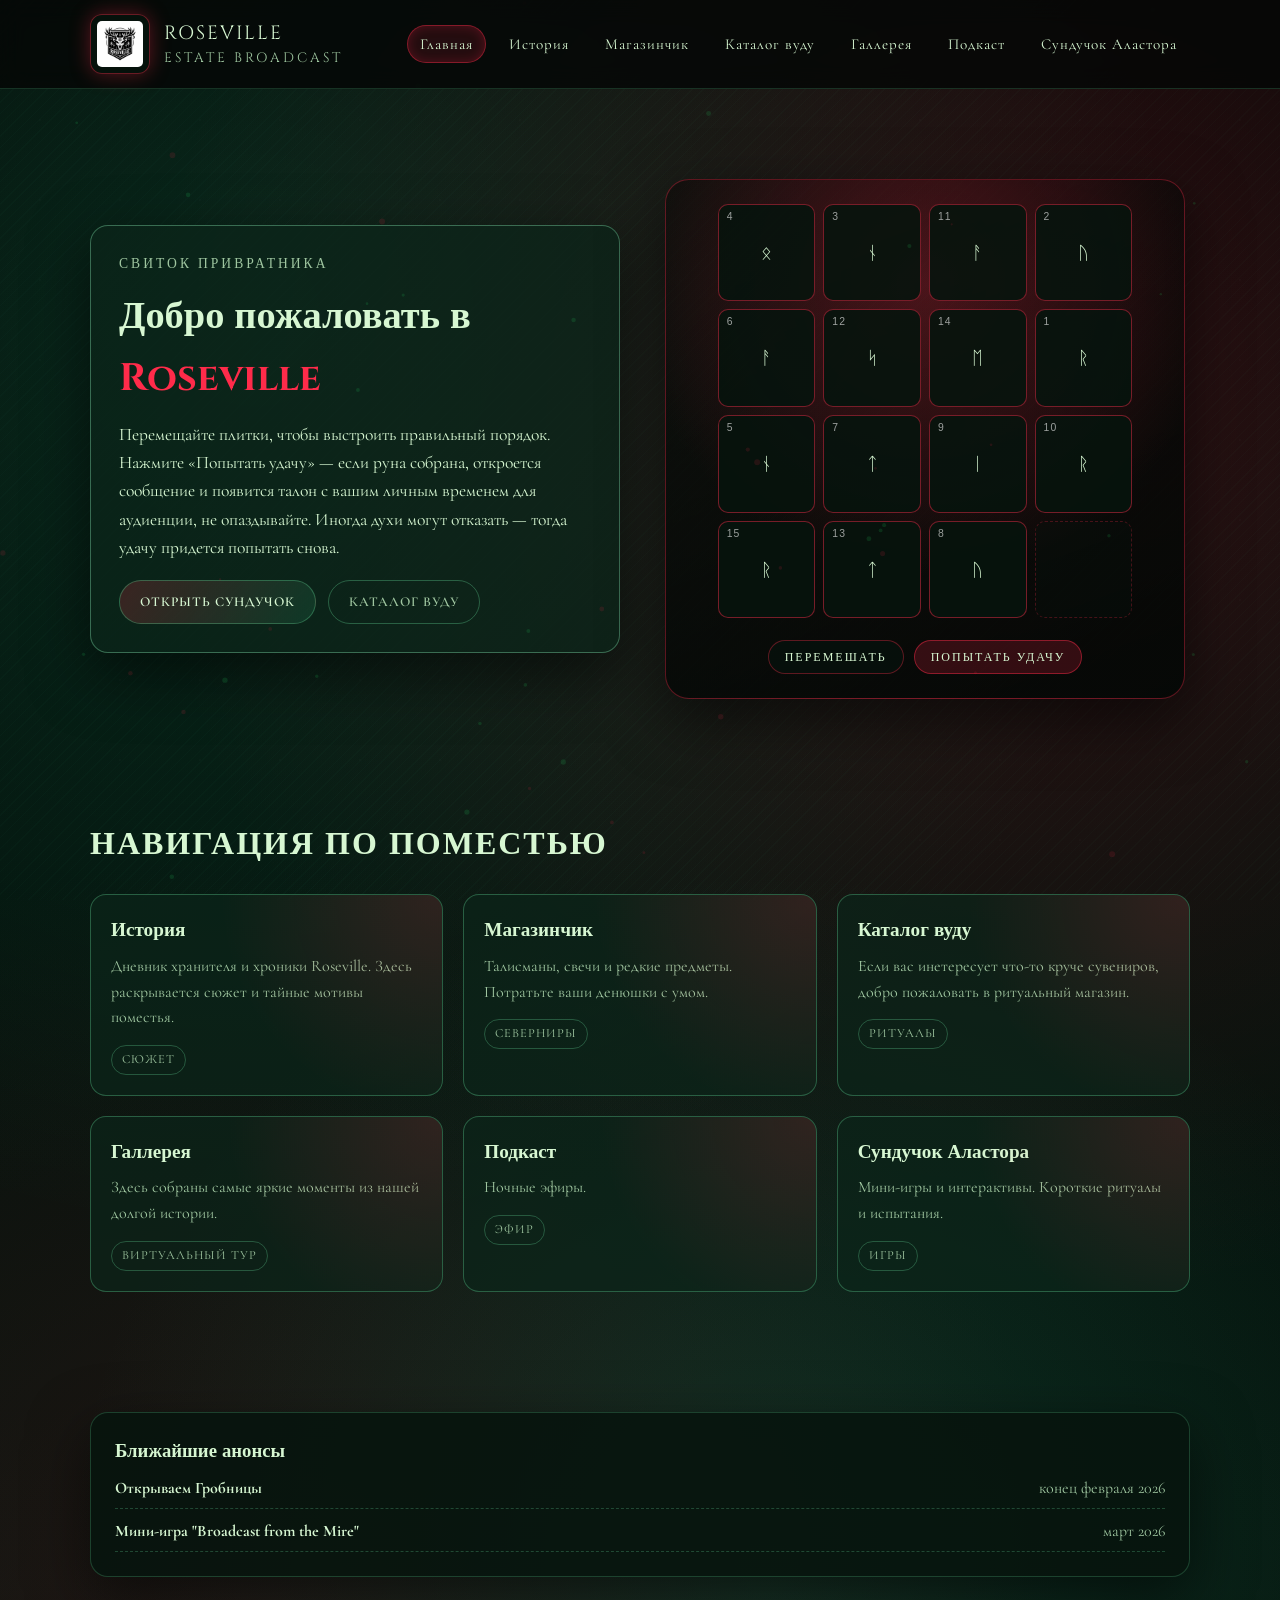
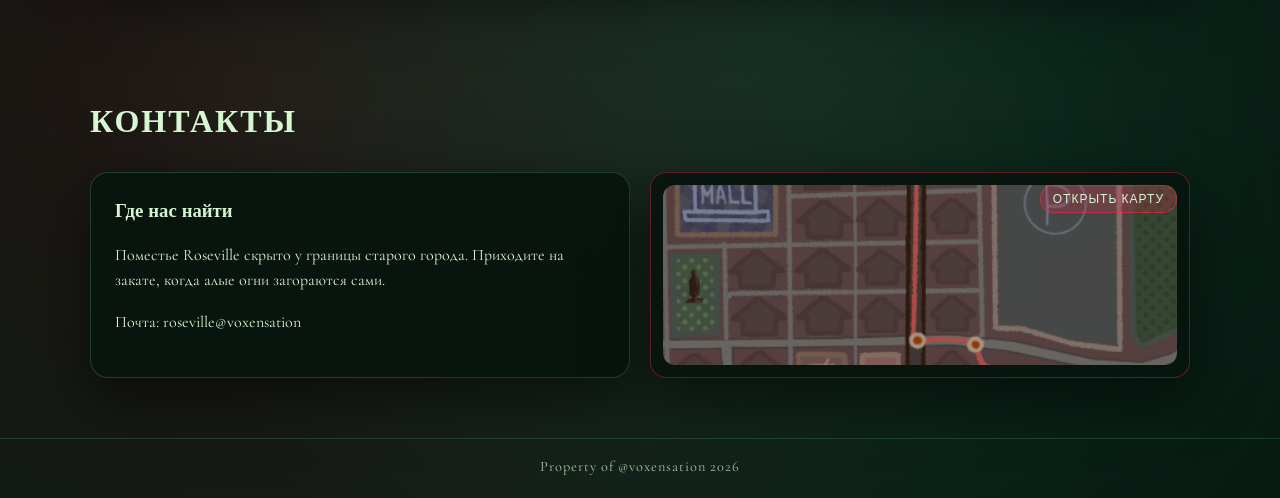
<file: index.html>
<!doctype html>
<html lang="ru">
<head>
  <meta charset="utf-8" />
  <meta name="viewport" content="width=device-width, initial-scale=1" />
  <title>Roseville - Поместье вуду</title>
  <link rel="stylesheet" href="css/styles.css" />
</head>
<body data-page="home">
  <header class="site-header">
    <div class="container header-inner">
      <div class="brand">
        <img class="brand-logo" src="images/logo.png" alt="Логотип Roseville" />
        <div>
          <div class="brand-title">Roseville</div>
          <div class="ritual-label">estate broadcast</div>
        </div>
      </div>
      <nav>
        <a href="index.html" data-page="home">Главная</a>
        <a href="story.html" data-page="story">История</a>
        <a href="shop.html" data-page="shop">Магазинчик</a>
        <a href="catalog.html" data-page="catalog">Каталог вуду</a>
        <a href="gallery.html" data-page="gallery">Галлерея</a>
        
        <a href="podcast.html" data-page="podcast">Подкаст</a>
        <a href="flashes.html" data-page="flashes">Сундучок Аластора</a>
      </nav>
    </div>
  </header>

  <main>
    <section class="hero container">
      <div class="hero-card reveal">
        <div class="ritual-label">Свиток привратника</div>
        <h1 class="hero-title">Добро пожаловать в <span>Roseville</span></h1>
        <p>Перемещайте плитки, чтобы выстроить правильный порядок. Нажмите «Попытать удачу» — если руна собрана, откроется сообщение и появится талон с вашим личным временем для аудиенции, не опаздывайте. Иногда духи могут отказать — тогда удачу придется попытать снова.</p>
        <div class="cta-row">
          <a class="button" href="flashes.html">Открыть сундучок</a>
          <a class="button ghost" href="catalog.html">Каталог вуду</a>
        </div>
      </div>
      <div class="hero-art reveal">
        <div class="puzzle-shell">
          <div class="puzzle-grid" id="rune-puzzle" aria-label="Пятнашка руны"></div>
          <div class="puzzle-actions">
            <button class="puzzle-mix" id="rune-mix" type="button">Перемешать</button>
            <button class="puzzle-check" id="rune-check" type="button">Попытать удачу</button>
          </div>
        </div>
      </div>
    </section>

    <section class="section container">
      <h2 class="section-title reveal">Навигация по поместью</h2>
      <div class="grid nav-grid">
        <a class="card card-link reveal" href="story.html">
          <h3>История</h3>
          <p>Дневник хранителя и хроники Roseville. Здесь раскрывается сюжет и тайные мотивы поместья.</p>
          <span class="tag">сюжет</span>
        </a>
        <a class="card card-link reveal" href="shop.html">
          <h3>Магазинчик</h3>
          <p>Талисманы, свечи и редкие предметы. Потратьте ваши денюшки с умом.</p>
          <span class="tag">северниры</span>
        </a>
        <a class="card card-link reveal" href="catalog.html">
          <h3>Каталог вуду</h3>
          <p>Если вас инетересует что-то круче сувениров, добро пожаловать в ритуальный магазин.</p>
          <span class="tag">ритуалы</span>
        </a>
        <a class="card card-link reveal" href="gallery.html">
          <h3>Галлерея</h3>
          <p>Здесь собраны самые яркие моменты из нашей долгой истории.</p>
          <span class="tag">виртуальный тур</span>
        </a>
        <a class="card card-link reveal" href="podcast.html">
          <h3>Подкаст</h3>
          <p>Ночные эфиры.</p>
          <span class="tag">эфир</span>
        </a>
        <a class="card card-link reveal" href="flashes.html">
          <h3>Сундучок Аластора</h3>
          <p>Мини-игры и интерактивы. Короткие ритуалы и испытания.</p>
          <span class="tag">игры</span>
        </a>
      </div>
    </section>

    <section class="section container">
      <div class="panel reveal">
        <h3>Ближайшие анонсы</h3>
        <ul>
          <li><strong>Открываем Гробницы</strong><span>конец февраля 2026</span></li>
          <li><strong>Мини-игра "Broadcast from the Mire"</strong><span>март 2026</span></li>
        </ul>
      </div>
    </section>

    <section class="section container">
      <h2 class="section-title reveal">Контакты</h2>
      <div class="contact-grid">
        <div class="panel reveal">
          <h3>Где нас найти</h3>
          <p>Поместье Roseville скрыто у границы старого города. Приходите на закате, когда алые огни загораются сами.</p>
          <p>Почта: roseville@voxensation</p>
        </div>
        <div class="map-frame reveal map-collapsed">
          <button class="map-toggle" type="button">Открыть карту</button>
          <img src="images/kartakartapapap.png" alt="Карта поместья Roseville" />
        </div>
      </div>
    </section>
  </main>

  <footer class="footer">
    <div class="container footer-compact">Property of @voxensation 2026</div>
  </footer>

  <script src="js/main.js"></script>
</body>
</html>
</file>
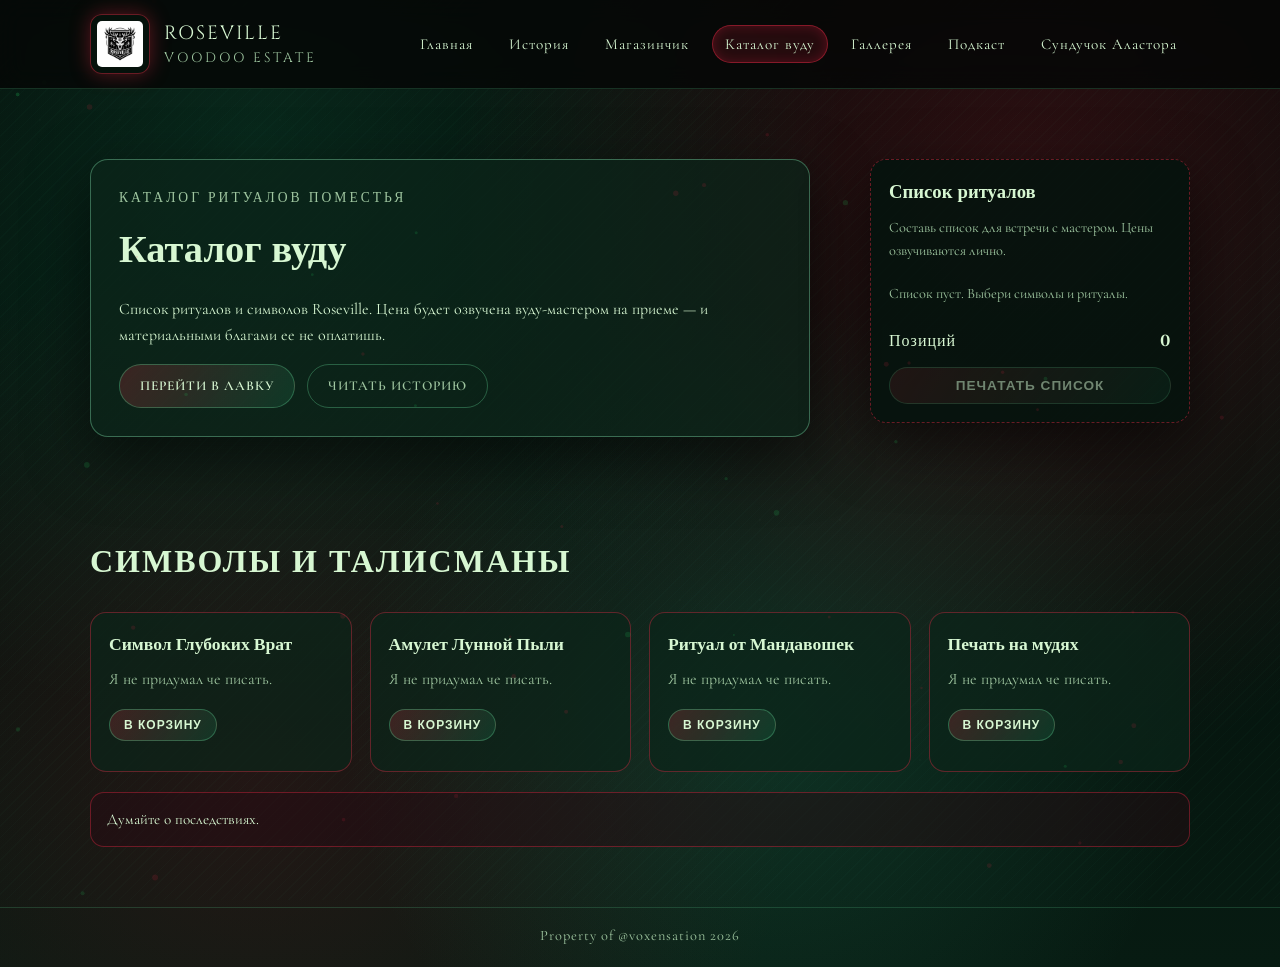
<file: catalog.html>
<!doctype html>
<html lang="ru">
<head>
  <meta charset="utf-8" />
  <meta name="viewport" content="width=device-width, initial-scale=1" />
  <title>Roseville - Каталог вуду</title>
  <link rel="stylesheet" href="css/styles.css" />
</head>
<body data-page="catalog">
  <header class="site-header">
    <div class="container header-inner">
      <div class="brand">
        <img class="brand-logo" src="images/logo.png" alt="Логотип Roseville" />
        <div>
          <div class="brand-title">Roseville</div>
          <div class="ritual-label">voodoo estate</div>
        </div>
      </div>
      <nav>
        <a href="index.html" data-page="home">Главная</a>
        <a href="story.html" data-page="story">История</a>
        <a href="shop.html" data-page="shop">Магазинчик</a>
        <a href="catalog.html" data-page="catalog">Каталог вуду</a>
        <a href="gallery.html" data-page="gallery">Галлерея</a>
        
        <a href="podcast.html" data-page="podcast">Подкаст</a>
        <a href="flashes.html" data-page="flashes">Сундучок Аластора</a>
      </nav>
    </div>
  </header>

  <main>
    <div class="marketplace-wrap" data-marketplace="catalog" data-currency="NONE">
      <section class="page-hero container">
        <div class="marketplace-grid">
          <div class="hero-card reveal">
        <div class="ritual-label">Каталог ритуалов поместья</div>
        <h1 class="hero-title">Каталог вуду</h1>
        <p>Список ритуалов и символов Roseville. Цена будет озвучена вуду-мастером на приеме — и материальными благами ее не оплатишь.</p>
        <div class="cta-row">
          <a class="button" href="shop.html">Перейти в лавку</a>
          <a class="button ghost" href="story.html">Читать историю</a>
        </div>
          </div>
          <aside class="cart-panel cart-panel--ritual reveal">
          <h3>Список ритуалов</h3>
          <p class="cart-note">Составь список для встречи с мастером. Цены озвучиваются лично.</p>
          <div class="cart-items"></div>
          <div class="cart-empty">Список пуст. Выбери символы и ритуалы.</div>
          <div class="cart-summary">
            <span>Позиций</span>
            <strong class="cart-total">0</strong>
          </div>
          <button class="button cart-print" type="button">Печатать список</button>
          </aside>
        </div>
      </section>

      <section class="section container catalog-full">
        <div class="catalog-full-inner">
          <h2 class="section-title reveal">Символы и талисманы</h2>
          <div class="product-grid">
            <article class="product-card reveal" data-name="Символ Глубоких Врат">
              <h3>Символ Глубоких Врат</h3>
              <p>Я не придумал че писать.</p>
              <div class="product-footer">
                <button class="button small product-add" type="button">В корзину</button>
              </div>
            </article>
            <article class="product-card reveal" data-name="Амулет Лунной Пыли">
              <h3>Амулет Лунной Пыли</h3>
              <p>Я не придумал че писать.</p>
              <div class="product-footer">
                <button class="button small product-add" type="button">В корзину</button>
              </div>
            </article>
            <article class="product-card reveal" data-name="Ритуал от Мандавошек">
              <h3>Ритуал от Мандавошек</h3>
              <p>Я не придумал че писать.</p>
              <div class="product-footer">
                <button class="button small product-add" type="button">В корзину</button>
              </div>
            </article>
            <article class="product-card reveal" data-name="Печать на мудях">
              <h3>Печать на мудях</h3>
              <p>Я не придумал че писать.</p>
              <div class="product-footer">
                <button class="button small product-add" type="button">В корзину</button>
              </div>
            </article>
          </div>
          <div class="catalog-warning reveal">
            Думайте о последствиях.
          </div>
        </div>
      </section>
    </div>

    
  </main>

  <footer class="footer">
    <div class="container footer-compact">Property of @voxensation 2026</div>
  </footer>

  <script src="js/main.js"></script>
</body>
</html>
</file>
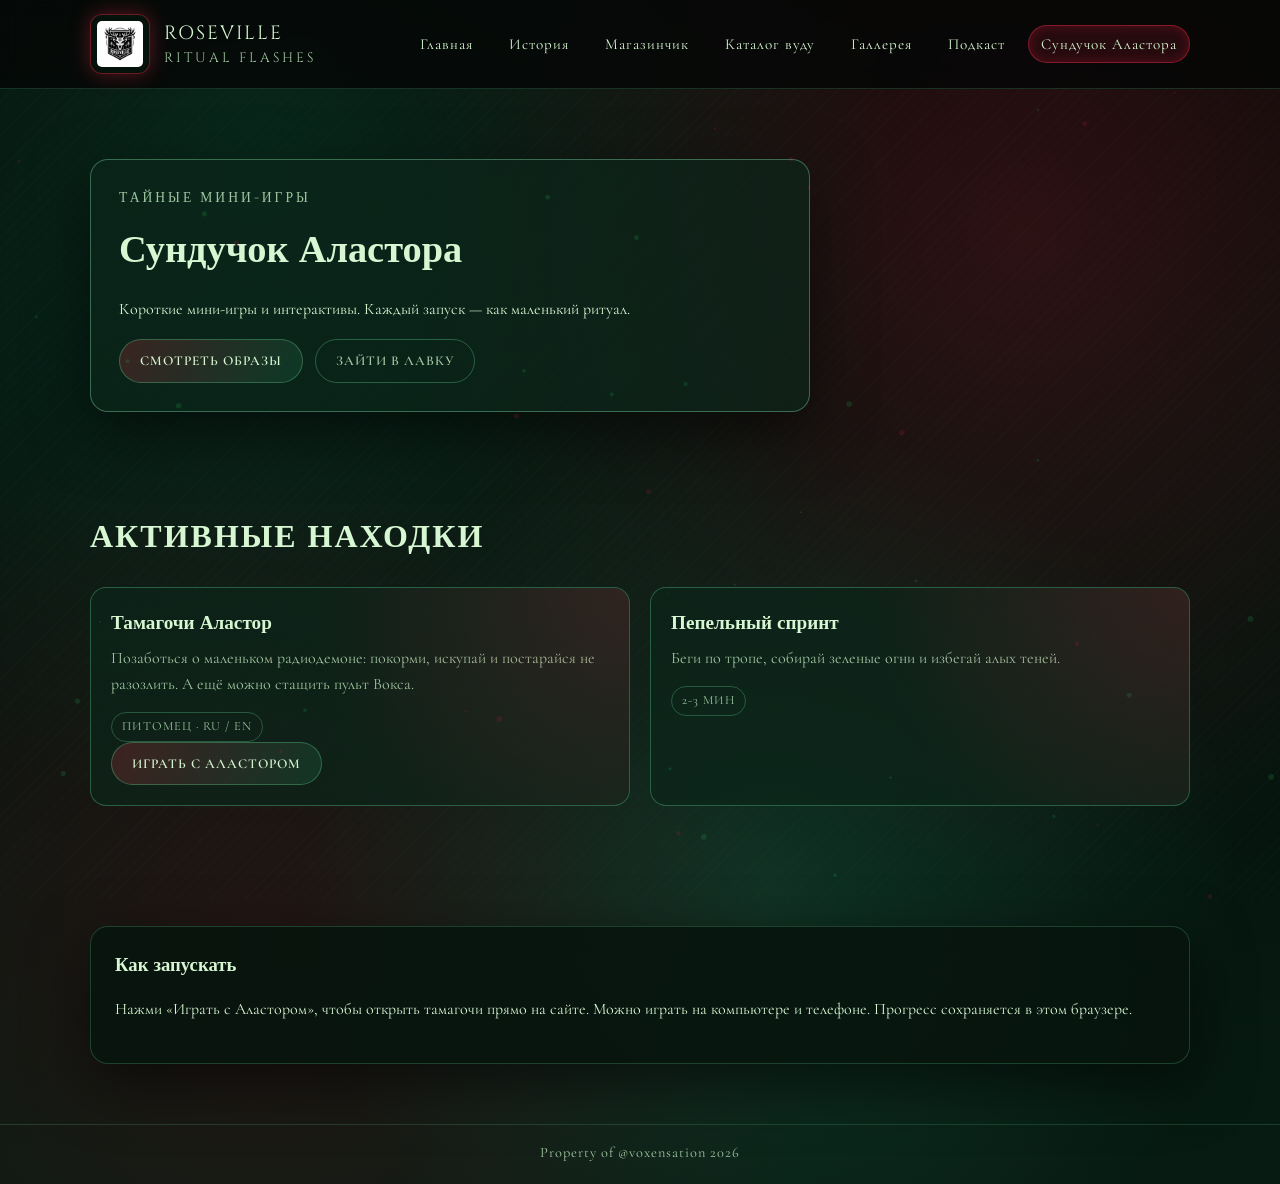
<file: flashes.html>
<!doctype html>
<html lang="ru">
<head>
  <meta charset="utf-8" />
  <meta name="viewport" content="width=device-width, initial-scale=1" />
  <title>Roseville - Сундучок Аластора</title>
  <link rel="stylesheet" href="css/styles.css" />
</head>
<body data-page="flashes">
  <header class="site-header">
    <div class="container header-inner">
      <div class="brand">
        <img class="brand-logo" src="images/logo.png" alt="Логотип Roseville" />
        <div>
          <div class="brand-title">Roseville</div>
          <div class="ritual-label">ritual flashes</div>
        </div>
      </div>
      <nav>
        <a href="index.html" data-page="home">Главная</a>
        <a href="story.html" data-page="story">История</a>
        <a href="shop.html" data-page="shop">Магазинчик</a>
        <a href="catalog.html" data-page="catalog">Каталог вуду</a>
        <a href="gallery.html" data-page="gallery">Галлерея</a>
        
        <a href="podcast.html" data-page="podcast">Подкаст</a>
        <a href="flashes.html" data-page="flashes">Сундучок Аластора</a>
      </nav>
    </div>
  </header>

  <main>
    <section class="page-hero container">
      <div class="hero-card reveal">
        <div class="ritual-label">Тайные мини-игры</div>
        <h1 class="hero-title">Сундучок Аластора</h1>
        <p>Короткие мини-игры и интерактивы. Каждый запуск — как маленький ритуал.</p>
        <div class="cta-row">
          <a class="button" href="gallery.html">Смотреть образы</a>
          <a class="button ghost" href="shop.html">Зайти в лавку</a>
        </div>
      </div>
    </section>

    <section class="section container">
      <h2 class="section-title reveal">Активные находки</h2>
      <div class="grid">
        <article class="card reveal">
          <h3>Тамагочи Аластор</h3>
          <p>Позаботься о маленьком радиодемоне: покорми, искупай и постарайся не разозлить. А ещё можно стащить пульт Вокса.</p>
          <span class="tag">питомец · RU / EN</span>
          <div class="cta-row">
            <a class="button" href="alcare/">Играть с Аластором</a>
          </div>
        </article>
        <div class="card reveal">
          <h3>Пепельный спринт</h3>
          <p>Беги по тропе, собирай зеленые огни и избегай алых теней.</p>
          <span class="tag">2-3 мин</span>
        </div>
      </div>
    </section>

    <section class="section container">
      <div class="panel reveal">
        <h3>Как запускать</h3>
        <p>Нажми «Играть с Аластором», чтобы открыть тамагочи прямо на сайте. Можно играть на компьютере и телефоне. Прогресс сохраняется в этом браузере.</p>
      </div>
    </section>
  </main>

  <footer class="footer">
    <div class="container footer-compact">Property of @voxensation 2026</div>
  </footer>

  <script src="js/main.js"></script>
</body>
</html>
</file>
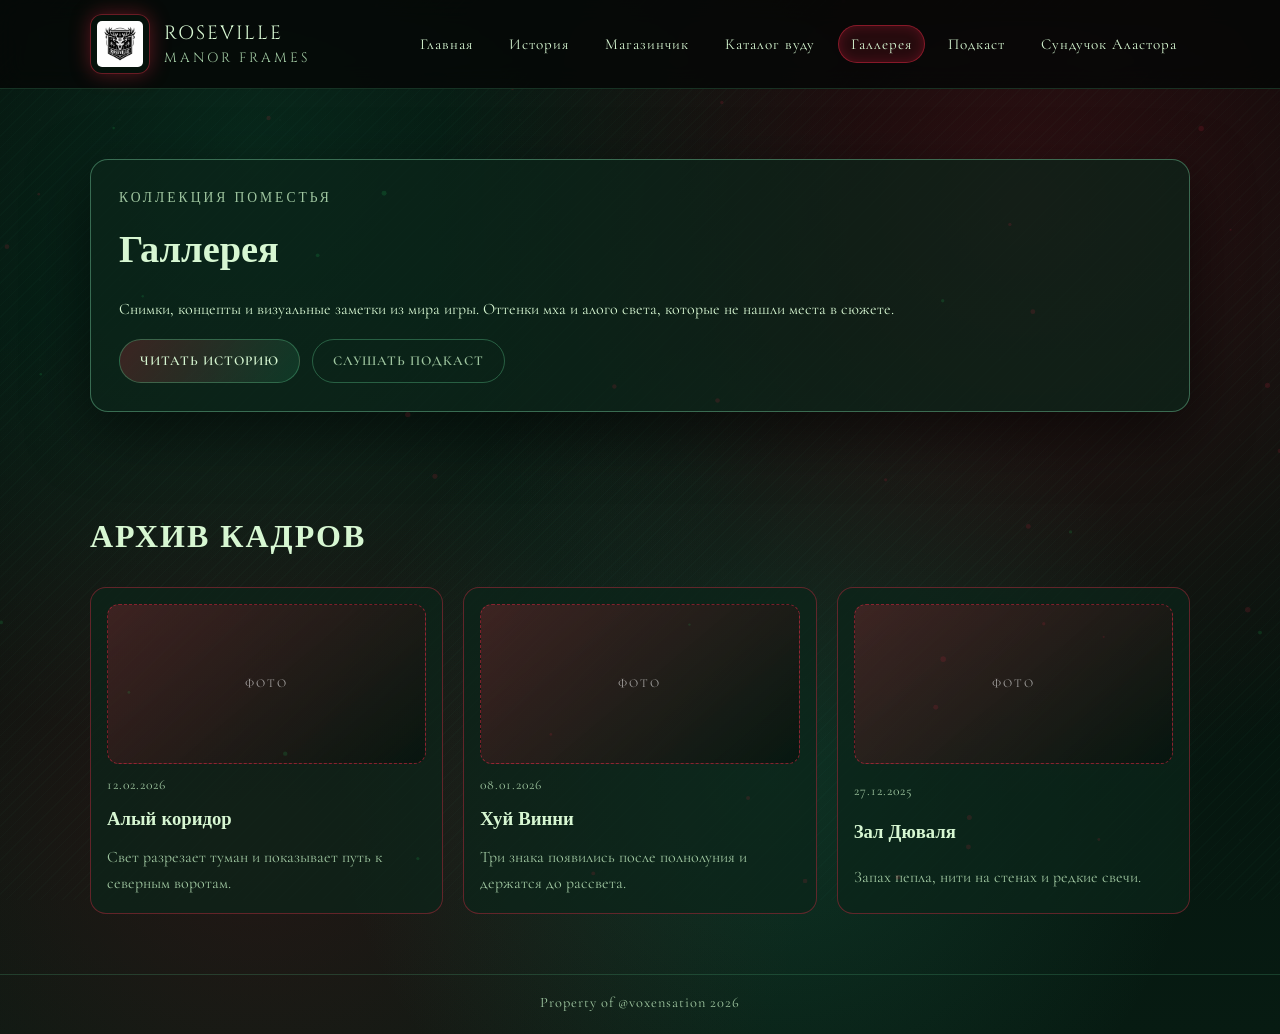
<file: gallery.html>
<!doctype html>
<html lang="ru">
<head>
  <meta charset="utf-8" />
  <meta name="viewport" content="width=device-width, initial-scale=1" />
  <title>Roseville - Галлерея</title>
  <link rel="stylesheet" href="css/styles.css" />
</head>
<body data-page="gallery">
  <header class="site-header">
    <div class="container header-inner">
      <div class="brand">
        <img class="brand-logo" src="images/logo.png" alt="Логотип Roseville" />
        <div>
          <div class="brand-title">Roseville</div>
          <div class="ritual-label">manor frames</div>
        </div>
      </div>
      <nav>
        <a href="index.html" data-page="home">Главная</a>
        <a href="story.html" data-page="story">История</a>
        <a href="shop.html" data-page="shop">Магазинчик</a>
        <a href="catalog.html" data-page="catalog">Каталог вуду</a>
        <a href="gallery.html" data-page="gallery">Галлерея</a>
        
        <a href="podcast.html" data-page="podcast">Подкаст</a>
        <a href="flashes.html" data-page="flashes">Сундучок Аластора</a>
      </nav>
    </div>
  </header>

  <main>
    <section class="page-hero container">
      <div class="hero-card reveal">
        <div class="ritual-label">Коллекция поместья</div>
        <h1 class="hero-title">Галлерея</h1>
        <p>Снимки, концепты и визуальные заметки из мира игры. Оттенки мха и алого света, которые не нашли места в сюжете.</p>
        <div class="cta-row">
          <a class="button" href="story.html">Читать историю</a>
          <a class="button ghost" href="podcast.html">Слушать подкаст</a>
        </div>
      </div>
    </section>

    <section class="section container">
      <h2 class="section-title reveal">Архив кадров</h2>
      <div class="gallery-entries">
        <article class="gallery-entry reveal">
          <div class="gallery-photo">Фото</div>
          <div class="gallery-meta">12.02.2026</div>
          <h3>Алый коридор</h3>
          <p>Свет разрезает туман и показывает путь к северным воротам.</p>
        </article>
        <article class="gallery-entry reveal">
          <div class="gallery-photo">Фото</div>
          <div class="gallery-meta">08.01.2026</div>
          <h3>Хуй Винни</h3>
          <p>Три знака появились после полнолуния и держатся до рассвета.</p>
        </article>
        <article class="gallery-entry reveal">
          <div class="gallery-photo">Фото</div>
          <div class="gallery-meta">27.12.2025</div>
          <h3>Зал Дюваля</h3>
          <p>Запах пепла, нити на стенах и редкие свечи.</p>
        </article>
      </div>
    </section>
  </main>

  <footer class="footer">
    <div class="container footer-compact">Property of @voxensation 2026</div>
  </footer>

  <script src="js/main.js"></script>
</body>
</html>
</file>
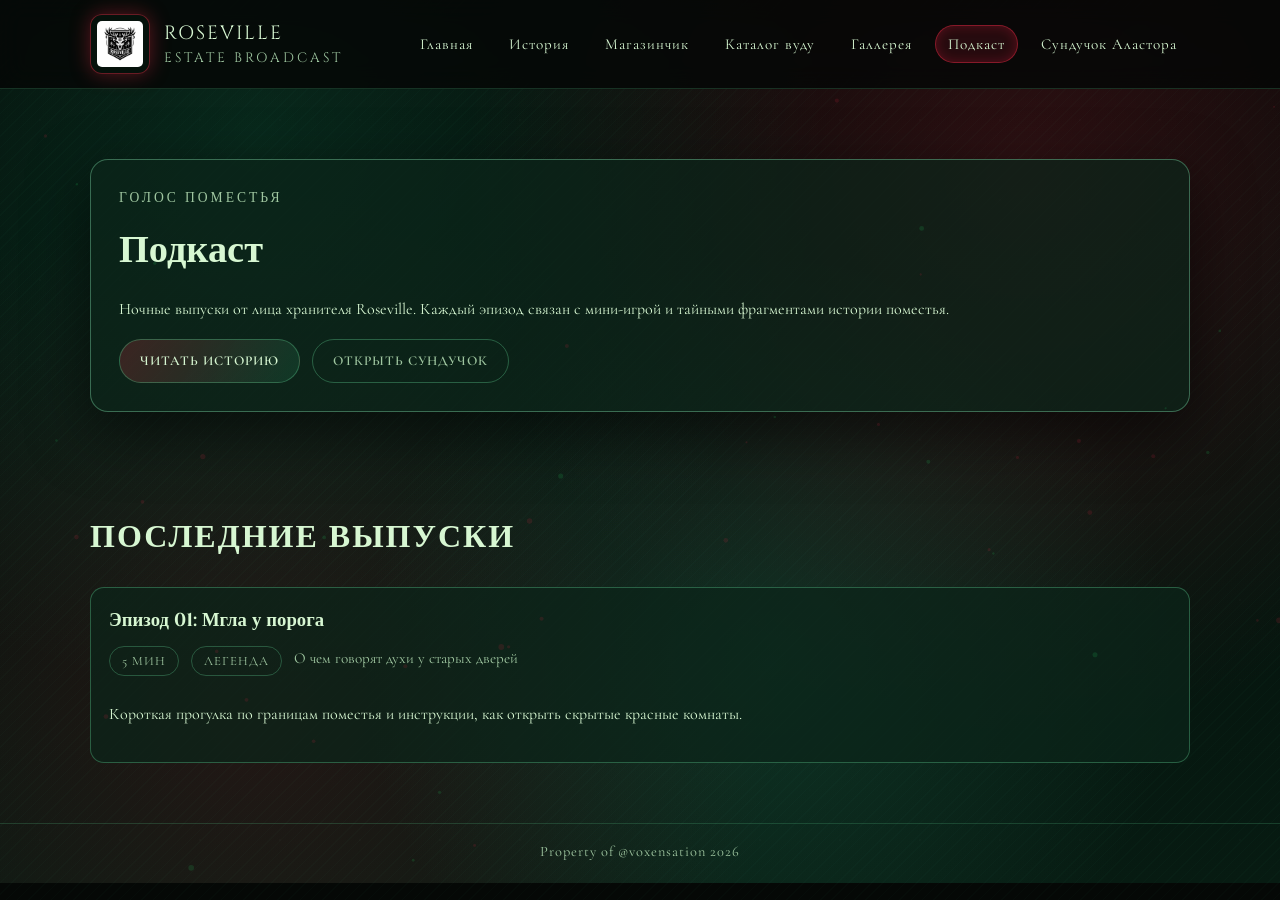
<file: podcast.html>
<!doctype html>
<html lang="ru">
<head>
  <meta charset="utf-8" />
  <meta name="viewport" content="width=device-width, initial-scale=1" />
  <title>Roseville - Подкаст</title>
  <link rel="stylesheet" href="css/styles.css" />
</head>
<body data-page="podcast">
  <header class="site-header">
    <div class="container header-inner">
      <div class="brand">
        <img class="brand-logo" src="images/logo.png" alt="Логотип Roseville" />
        <div>
          <div class="brand-title">Roseville</div>
          <div class="ritual-label">estate broadcast</div>
        </div>
      </div>
      <nav>
        <a href="index.html" data-page="home">Главная</a>
        <a href="story.html" data-page="story">История</a>
        <a href="shop.html" data-page="shop">Магазинчик</a>
        <a href="catalog.html" data-page="catalog">Каталог вуду</a>
        <a href="gallery.html" data-page="gallery">Галлерея</a>
        
        <a href="podcast.html" data-page="podcast">Подкаст</a>
        <a href="flashes.html" data-page="flashes">Сундучок Аластора</a>
      </nav>
    </div>
  </header>

  <main>
    <section class="page-hero container">
      <div class="hero-card reveal">
        <div class="ritual-label">Голос поместья</div>
        <h1 class="hero-title">Подкаст</h1>
        <p>Ночные выпуски от лица хранителя Roseville. Каждый эпизод связан с мини-игрой и тайными фрагментами истории поместья.</p>
        <div class="cta-row">
          <a class="button" href="story.html">Читать историю</a>
          <a class="button ghost" href="flashes.html">Открыть сундучок</a>
        </div>
      </div>
    </section>

    <section class="section container">
      <h2 class="section-title reveal">Последние выпуски</h2>
      <div class="listing">
        <div class="listing-item reveal">
          <h3>Эпизод 01: Мгла у порога</h3>
          <div class="listing-meta">
            <span class="badge">5 мин</span>
            <span class="badge">легенда</span>
            <span>О чем говорят духи у старых дверей</span>
          </div>
          <p>Короткая прогулка по границам поместья и инструкции, как открыть скрытые красные комнаты.</p>
        </div>
      </div>
    </section>

    
  </main>

  <footer class="footer">
    <div class="container footer-compact">Property of @voxensation 2026</div>
  </footer>

  <script src="js/main.js"></script>
</body>
</html>
</file>
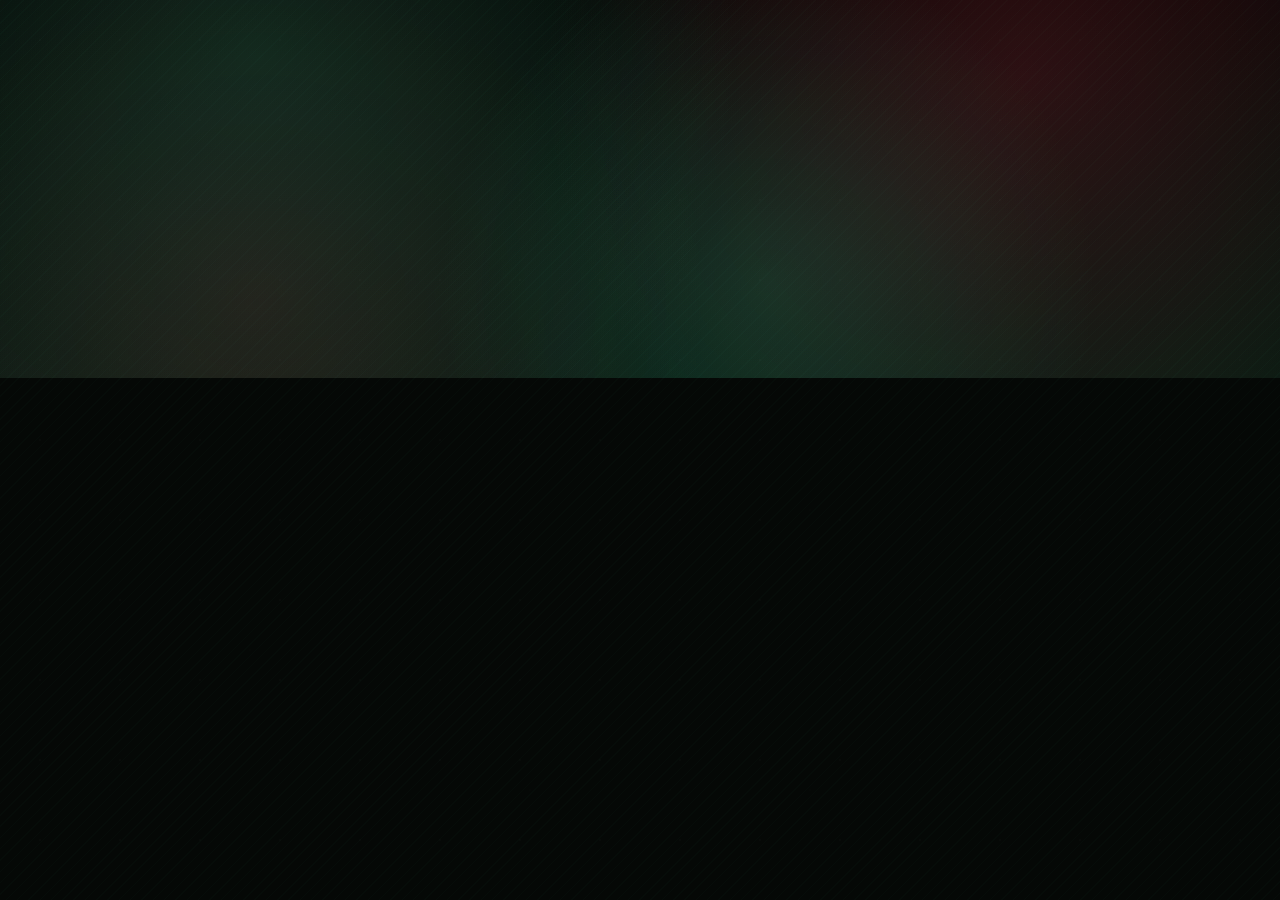
<file: receipt-verify.html>
<!doctype html>
<html lang="ru">
<head>
  <meta charset="utf-8" />
  <meta name="viewport" content="width=device-width, initial-scale=1" />
  <title>Roseville - Подтверждение оплаты</title>
  <link rel="stylesheet" href="css/styles.css" />
</head>
<body>
  <main class="section container">
    <div class="panel reveal">
      <h3>Оплата подтверждена</h3>
      <p>Предъявите Господину Дювалю во время следующего визита.</p>
      <p>Спасибо за оплату :)</p>
      <p class="receipt-bank">Оплата подтверждена: <span id="bank">Voxsa</span></p>
      <p class="receipt-proof">Код подтверждения: <span id="proof">receipt-verify.html#voxsa</span></p>
    </div>
  </main>
  <script>
    const hash = window.location.hash.replace('#', '') || 'voxsa';
    const bank = hash === 'veestarcard' ? 'VeestarCard' : 'Voxsa';
    const bankEl = document.getElementById('bank');
    const proofEl = document.getElementById('proof');
    if (bankEl) bankEl.textContent = bank;
    if (proofEl) proofEl.textContent = `receipt-verify.html#${hash}`;
  </script>
</body>
</html>
</file>
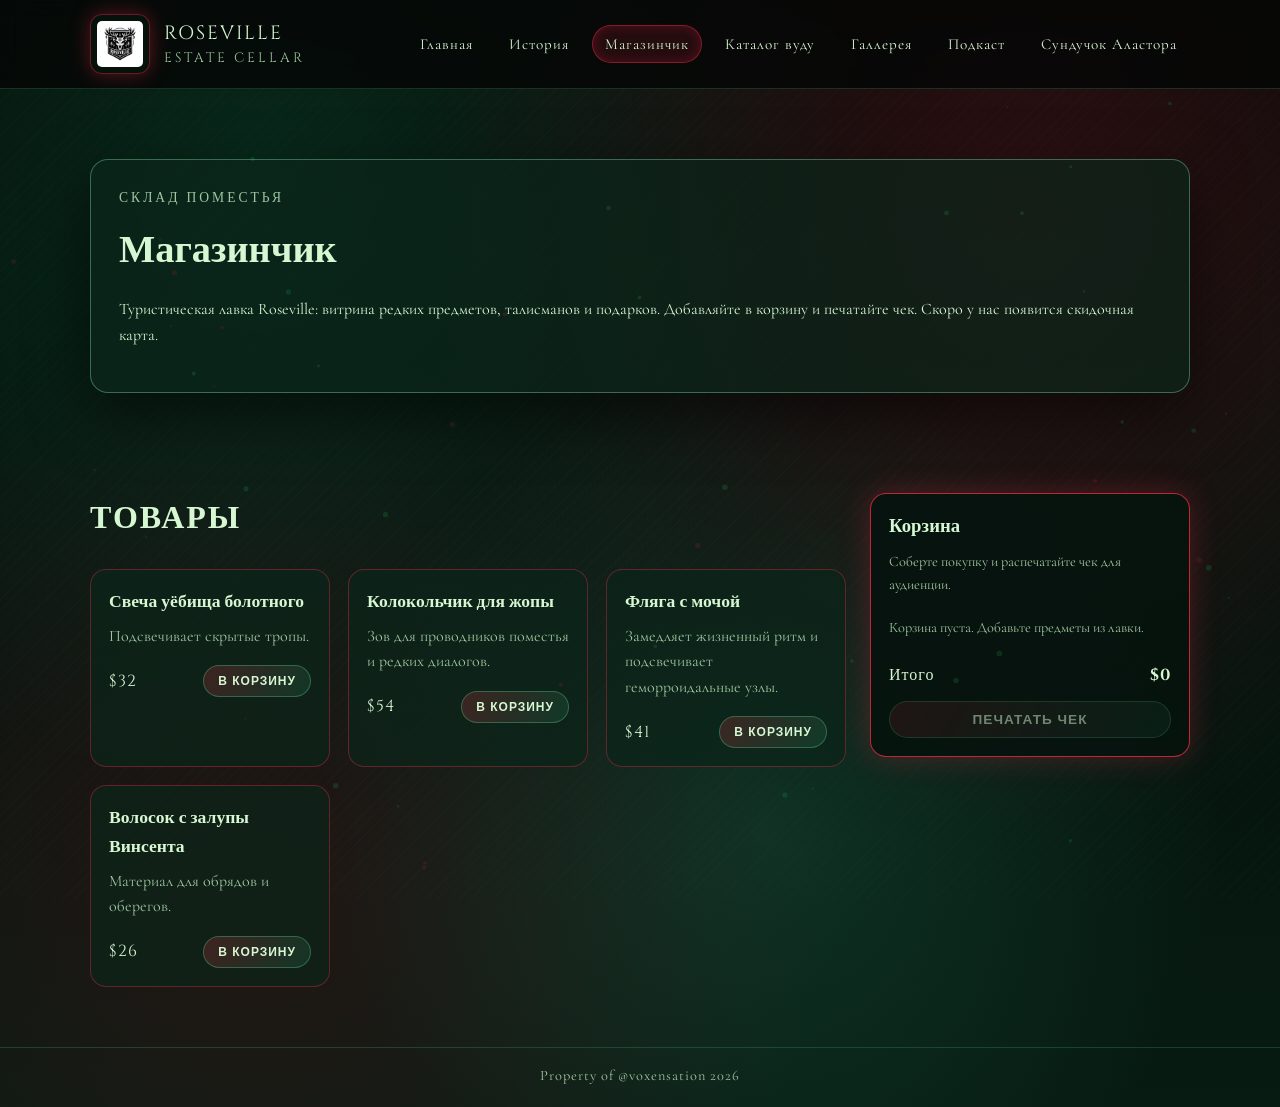
<file: shop.html>
<!doctype html>
<html lang="ru">
<head>
  <meta charset="utf-8" />
  <meta name="viewport" content="width=device-width, initial-scale=1" />
  <title>Roseville - Магазинчик</title>
  <link rel="stylesheet" href="css/styles.css" />
</head>
<body data-page="shop">
  <header class="site-header">
    <div class="container header-inner">
      <div class="brand">
        <img class="brand-logo" src="images/logo.png" alt="Логотип Roseville" />
        <div>
          <div class="brand-title">Roseville</div>
          <div class="ritual-label">estate cellar</div>
        </div>
      </div>
      <nav>
        <a href="index.html" data-page="home">Главная</a>
        <a href="story.html" data-page="story">История</a>
        <a href="shop.html" data-page="shop">Магазинчик</a>
        <a href="catalog.html" data-page="catalog">Каталог вуду</a>
        <a href="gallery.html" data-page="gallery">Галлерея</a>
        
        <a href="podcast.html" data-page="podcast">Подкаст</a>
        <a href="flashes.html" data-page="flashes">Сундучок Аластора</a>
      </nav>
    </div>
  </header>

  <main>
    <section class="page-hero container">
      <div class="hero-card reveal">
        <div class="ritual-label">Склад поместья</div>
        <h1 class="hero-title">Магазинчик</h1>
        <p>Туристическая лавка Roseville: витрина редких предметов, талисманов и подарков. Добавляйте в корзину и печатайте чек. Скоро у нас появится скидочная карта.</p>
      </div>
    </section>

    <section class="section container marketplace" data-marketplace="shop" data-currency="USD">
      <div class="marketplace-grid">
        <div>
          <h2 class="section-title reveal">Товары</h2>
          <div class="product-grid">
            <article class="product-card reveal" data-name="Свеча уёбища болотного" data-price="32">
              <h3>Свеча уёбища болотного</h3>
              <p>Подсвечивает скрытые тропы.</p>
              <div class="product-footer">
                <span class="product-price">$32</span>
                <button class="button small product-add" type="button">В корзину</button>
              </div>
            </article>
            <article class="product-card reveal" data-name="Колокольчик для жопы" data-price="54">
              <h3>Колокольчик для жопы</h3>
              <p>Зов для проводников поместья и редких диалогов.</p>
              <div class="product-footer">
                <span class="product-price">$54</span>
                <button class="button small product-add" type="button">В корзину</button>
              </div>
            </article>
            <article class="product-card reveal" data-name="Фляга с мочой" data-price="41">
              <h3>Фляга с мочой</h3>
              <p>Замедляет жизненный ритм и подсвечивает геморроидальные узлы.</p>
              <div class="product-footer">
                <span class="product-price">$41</span>
                <button class="button small product-add" type="button">В корзину</button>
              </div>
            </article>
            <article class="product-card reveal" data-name="Волосок с залупы Винсента" data-price="26">
              <h3>Волосок с залупы Винсента</h3>
              <p>Материал для обрядов и оберегов.</p>
              <div class="product-footer">
                <span class="product-price">$26</span>
                <button class="button small product-add" type="button">В корзину</button>
              </div>
            </article>
          </div>
        </div>
        <aside class="cart-panel cart-panel--primary reveal">
          <h3>Корзина</h3>
          <p class="cart-note">Соберте покупку и распечатайте чек для аудиенции.</p>
          <div class="cart-items"></div>
          <div class="cart-empty">Корзина пуста. Добавьте предметы из лавки.</div>
          <div class="cart-summary">
            <span>Итого</span>
            <strong class="cart-total">$0</strong>
          </div>
          <button class="button cart-print" type="button">Печатать чек</button>
        </aside>
      </div>
    </section>

    
  </main>

  <footer class="footer">
    <div class="container footer-compact">Property of @voxensation 2026</div>
  </footer>

  <script src="js/main.js"></script>
</body>
</html>
</file>
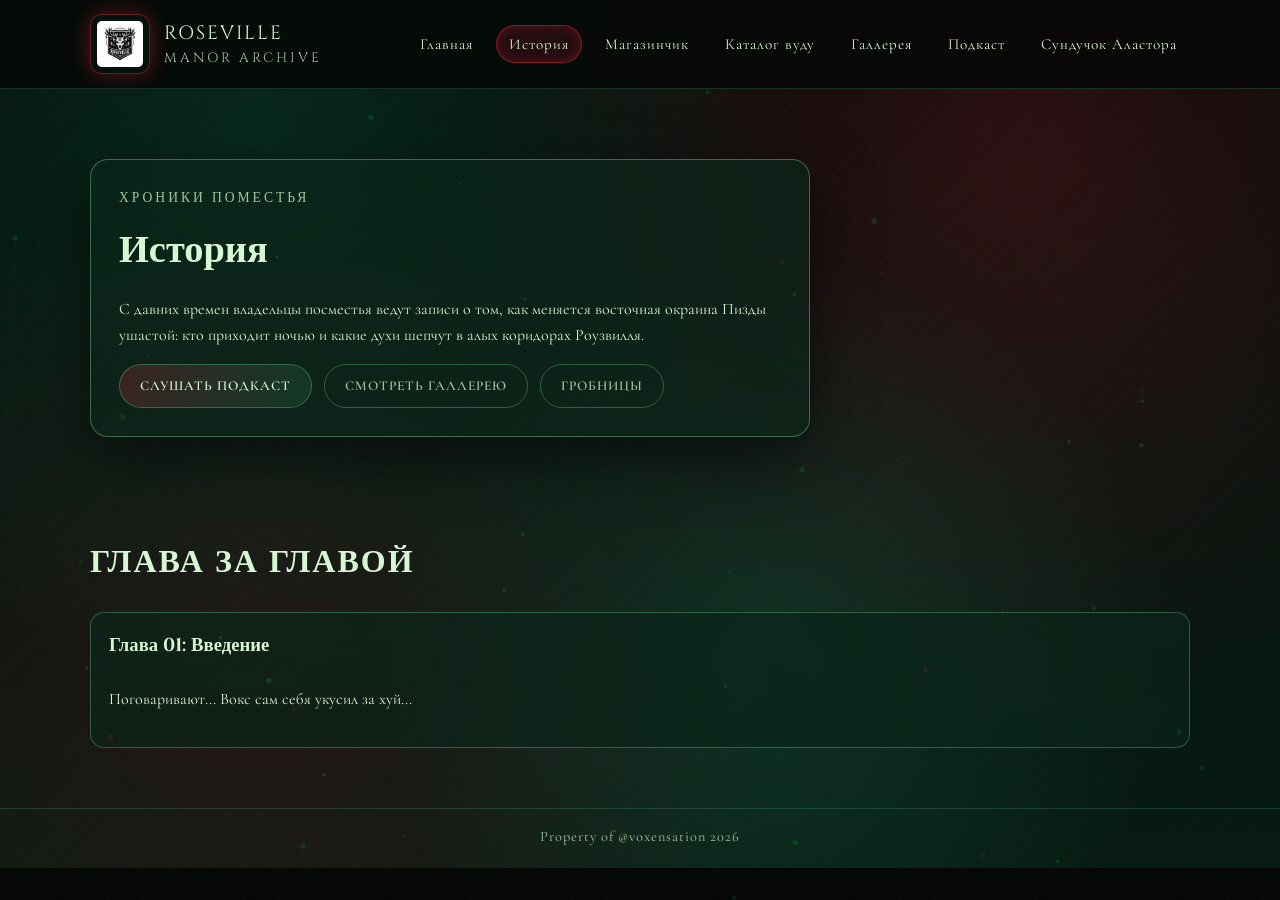
<file: story.html>
<!doctype html>
<html lang="ru">
<head>
  <meta charset="utf-8" />
  <meta name="viewport" content="width=device-width, initial-scale=1" />
  <title>Roseville - История</title>
  <link rel="stylesheet" href="css/styles.css" />
</head>
<body data-page="story">
  <header class="site-header">
    <div class="container header-inner">
      <div class="brand">
        <img class="brand-logo" src="images/logo.png" alt="Логотип Roseville" />
        <div>
          <div class="brand-title">Roseville</div>
          <div class="ritual-label">manor archive</div>
        </div>
      </div>
      <nav>
        <a href="index.html" data-page="home">Главная</a>
        <a href="story.html" data-page="story">История</a>
        <a href="shop.html" data-page="shop">Магазинчик</a>
        <a href="catalog.html" data-page="catalog">Каталог вуду</a>
        <a href="gallery.html" data-page="gallery">Галлерея</a>
        
        <a href="podcast.html" data-page="podcast">Подкаст</a>
        <a href="flashes.html" data-page="flashes">Сундучок Аластора</a>
      </nav>
    </div>
  </header>

  <main>
    <section class="page-hero container">
      <div class="hero-card reveal">
        <div class="ritual-label">Хроники поместья</div>
        <h1 class="hero-title">История</h1>
        <p>С давних времен владельцы посместья ведут записи о том, как меняется восточная окраина Пизды ушастой: кто приходит ночью и какие духи шепчут в алых коридорах Роузвилля.</p>
        <div class="cta-row">
          <a class="button" href="podcast.html">Слушать подкаст</a>
          <a class="button ghost" href="gallery.html">Смотреть галлерею</a>
          <a class="button ghost" href="tombs.html">Гробницы</a>
        </div>
      </div>
    </section>

    <section class="section container">
      <h2 class="section-title reveal">Глава за главой</h2>
      <div class="listing">
        <div class="listing-item reveal">
          <h3>Глава 01: Введение</h3>
          <p>Поговаривают... Вокс сам себя укусил за хуй...</p>
        </div>
      </div>
    </section>
  </main>

  <footer class="footer">
    <div class="container footer-compact">Property of @voxensation 2026</div>
  </footer>

  <script src="js/main.js"></script>
</body>
</html>
</file>
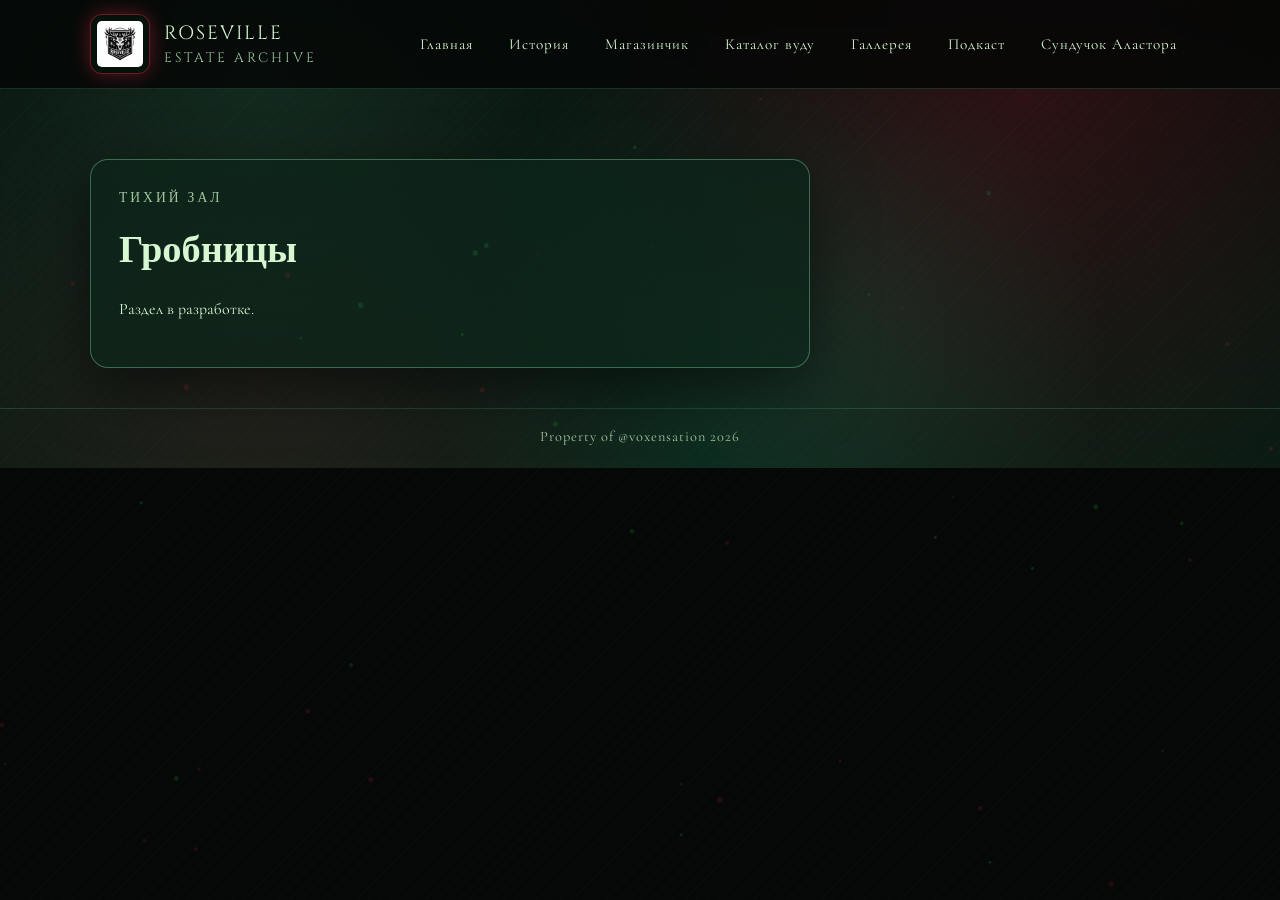
<file: tombs.html>
<!doctype html>
<html lang="ru">
<head>
  <meta charset="utf-8" />
  <meta name="viewport" content="width=device-width, initial-scale=1" />
  <title>Roseville - Гробницы</title>
  <link rel="stylesheet" href="css/styles.css" />
</head>
<body data-page="tombs">
  <header class="site-header">
    <div class="container header-inner">
      <div class="brand">
        <img class="brand-logo" src="images/logo.png" alt="Логотип Roseville" />
        <div>
          <div class="brand-title">Roseville</div>
          <div class="ritual-label">estate archive</div>
        </div>
      </div>
      <nav>
        <a href="index.html" data-page="home">Главная</a>
        <a href="story.html" data-page="story">История</a>
        <a href="shop.html" data-page="shop">Магазинчик</a>
        <a href="catalog.html" data-page="catalog">Каталог вуду</a>
        <a href="gallery.html" data-page="gallery">Галлерея</a>
        <a href="podcast.html" data-page="podcast">Подкаст</a>
        <a href="flashes.html" data-page="flashes">Сундучок Аластора</a>
      </nav>
    </div>
  </header>

  <main>
    <section class="page-hero container">
      <div class="hero-card reveal">
        <div class="ritual-label">Тихий зал</div>
        <h1 class="hero-title">Гробницы</h1>
        <p>Раздел в разработке.</p>
      </div>
    </section>
  </main>

  <footer class="footer">
    <div class="container footer-compact">Property of @voxensation 2026</div>
  </footer>

  <script src="js/main.js"></script>
</body>
</html>
</file>
<file: css/styles.css>
@import url('https://fonts.googleapis.com/css2?family=Cinzel:wght@400;600;800&family=Cormorant+Garamond:wght@400;500;600;700&display=swap');

:root {
  --ink: #d7f7d2;
  --ink-dim: #9fc6a0;
  --emerald: #2bdc8f;
  --emerald-dark: #0a8a5b;
  --moss: #0c251a;
  --moss-2: #07140e;
  --obsidian: #050806;
  --glow: rgba(34, 255, 171, 0.25);
  --blood: #5a0f20;
  --crimson: #ff2b4a;
  --ruby: #b3122d;
  --ember: rgba(255, 43, 74, 0.35);
  --sand: #9bd6b0;
  --card: rgba(12, 37, 26, 0.72);
  --card-strong: rgba(7, 20, 14, 0.9);
  --border: rgba(78, 170, 120, 0.45);
  --radius: 18px;
  --shadow: 0 20px 60px rgba(0, 0, 0, 0.55);
}

* {
  box-sizing: border-box;
}

html, body {
  margin: 0;
  padding: 0;
  font-family: 'Cormorant Garamond', 'Garamond', serif;
  color: var(--ink);
  background: var(--obsidian);
  min-height: 100%;
}

body {
  line-height: 1.6;
  background:
    radial-gradient(circle at 20% 15%, rgba(34, 255, 171, 0.12), transparent 45%),
    radial-gradient(circle at 80% 20%, rgba(255, 43, 74, 0.16), transparent 45%),
    radial-gradient(circle at 60% 75%, rgba(50, 160, 120, 0.2), transparent 40%),
    radial-gradient(circle at 20% 80%, rgba(120, 20, 35, 0.25), transparent 42%),
    linear-gradient(180deg, #050806 0%, #04100b 40%, #071b12 100%);
  position: relative;
}

body::before {
  content: '';
  position: fixed;
  inset: 0;
  background-image:
    radial-gradient(circle, rgba(255, 255, 255, 0.05) 1px, transparent 1px),
    radial-gradient(circle, rgba(255, 255, 255, 0.03) 1px, transparent 1px);
  background-size: 80px 80px, 140px 140px;
  background-position: 0 0, 40px 20px;
  opacity: 0.35;
  pointer-events: none;
  z-index: 0;
}

body::after {
  content: '';
  position: fixed;
  inset: 0;
  background: repeating-linear-gradient(
    135deg,
    rgba(34, 255, 171, 0.05),
    rgba(34, 255, 171, 0.05) 1px,
    transparent 1px,
    transparent 8px
  );
  mix-blend-mode: screen;
  opacity: 0.25;
  pointer-events: none;
  z-index: 0;
}

#sparks {
  position: fixed;
  inset: 0;
  width: 100%;
  height: 100%;
  pointer-events: none;
  z-index: 1;
  opacity: 0.6;
}

.ritual-flare {
  animation: ritualPulse 1.6s ease;
}

@keyframes ritualPulse {
  0% { filter: saturate(1) brightness(1); }
  40% { filter: saturate(1.25) brightness(1.15); }
  100% { filter: saturate(1) brightness(1); }
}

a {
  color: inherit;
  text-decoration: none;
}

img {
  max-width: 100%;
  display: block;
}

.container {
  width: min(1100px, 92vw);
  margin: 0 auto;
  position: relative;
  z-index: 1;
}

.site-header {
  position: sticky;
  top: 0;
  z-index: 3;
  backdrop-filter: blur(12px);
  background: rgba(5, 8, 6, 0.85);
  border-bottom: 1px solid rgba(78, 170, 120, 0.25);
}

.header-inner {
  display: flex;
  align-items: center;
  justify-content: space-between;
  padding: 14px 0;
  gap: 24px;
}

.brand {
  display: flex;
  align-items: center;
  gap: 14px;
  letter-spacing: 2px;
}

.brand-logo {
  width: 60px;
  height: 60px;
  border-radius: 12px;
  object-fit: contain;
  background: rgba(7, 20, 14, 0.85);
  padding: 6px;
  box-shadow: 0 0 20px rgba(255, 43, 74, 0.35);
  border: 1px solid rgba(255, 43, 74, 0.4);
}

.brand-title {
  font-family: 'Cinzel', 'Times New Roman', serif;
  font-size: 1.2rem;
  text-transform: uppercase;
}

nav {
  display: flex;
  flex-wrap: wrap;
  gap: 10px;
  font-size: 0.95rem;
  letter-spacing: 1px;
}

nav a {
  padding: 6px 12px;
  border-radius: 999px;
  border: 1px solid transparent;
  transition: 0.3s ease;
}

nav a.active,
nav a:hover {
  border-color: rgba(255, 43, 74, 0.45);
  background: rgba(255, 43, 74, 0.12);
  box-shadow: inset 0 0 12px rgba(255, 43, 74, 0.22);
}

.hero {
  padding: 90px 0 60px;
  display: grid;
  grid-template-columns: repeat(auto-fit, minmax(260px, 1fr));
  gap: 40px;
  align-items: center;
}

.hero-card {
  background: var(--card);
  padding: 28px;
  border-radius: var(--radius);
  border: 1px solid var(--border);
  box-shadow: var(--shadow);
  position: relative;
}

.hero-card::before {
  content: '';
  position: absolute;
  inset: -1px;
  border-radius: inherit;
  border: 1px solid rgba(255, 255, 255, 0.08);
  pointer-events: none;
}

.ritual-label {
  font-family: 'Cinzel', 'Times New Roman', serif;
  letter-spacing: 3px;
  text-transform: uppercase;
  color: var(--ink-dim);
  font-size: 0.85rem;
}

.hero-title {
  font-family: 'Cinzel', 'Times New Roman', serif;
  font-size: clamp(2.2rem, 3vw, 3.5rem);
  margin: 10px 0 12px;
}

.hero-title span {
  color: var(--crimson);
}

.hero p {
  margin: 0 0 18px;
  font-size: 1.1rem;
}

.cta-row {
  display: flex;
  flex-wrap: wrap;
  gap: 12px;
}

.button {
  display: inline-flex;
  align-items: center;
  gap: 8px;
  padding: 10px 20px;
  border-radius: 999px;
  border: 1px solid var(--border);
  background: linear-gradient(120deg, rgba(255, 43, 74, 0.2), rgba(45, 217, 147, 0.12));
  color: var(--ink);
  font-weight: 600;
  letter-spacing: 1px;
  text-transform: uppercase;
  font-size: 0.85rem;
  transition: 0.3s ease;
}

.button:hover {
  transform: translateY(-2px);
  box-shadow: 0 10px 30px rgba(0, 0, 0, 0.4);
}

.button.ghost {
  background: transparent;
  color: var(--ink-dim);
}

.section {
  padding: 60px 0;
}

.section-title {
  font-family: 'Cinzel', 'Times New Roman', serif;
  font-size: 2rem;
  margin: 0 0 24px;
  text-transform: uppercase;
  letter-spacing: 2px;
}

.grid {
  display: grid;
  grid-template-columns: repeat(auto-fit, minmax(230px, 1fr));
  gap: 20px;
}

.nav-grid {
  grid-template-columns: repeat(3, minmax(0, 1fr));
}

.card-link {
  display: block;
}

.card-link:hover {
  transform: translateY(-2px);
}

@media (max-width: 900px) {
  .nav-grid {
    grid-template-columns: repeat(2, minmax(0, 1fr));
  }
}

@media (max-width: 620px) {
  .nav-grid {
    grid-template-columns: 1fr;
  }
}
.marketplace-grid {
  display: grid;
  grid-template-columns: minmax(0, 1fr) minmax(260px, 320px);
  gap: 24px;
  align-items: start;
}

.product-grid {
  display: grid;
  grid-template-columns: repeat(auto-fit, minmax(220px, 1fr));
  gap: 18px;
}

.product-card {
  background: var(--card);
  border-radius: 16px;
  padding: 18px;
  border: 1px solid rgba(255, 43, 74, 0.35);
  position: relative;
  min-height: 160px;
}

.product-card h3 {
  margin: 0 0 8px;
  font-family: 'Cinzel', 'Times New Roman', serif;
  font-size: 1.1rem;
}

.product-card p {
  margin: 0 0 16px;
  color: var(--ink-dim);
}

.product-footer {
  display: flex;
  align-items: center;
  justify-content: space-between;
  gap: 12px;
}

.product-price {
  font-family: 'Cinzel', 'Times New Roman', serif;
  letter-spacing: 1px;
  color: var(--ink);
}

.button.small {
  padding: 8px 14px;
  font-size: 0.75rem;
}

.cart-panel {
  background: rgba(7, 20, 14, 0.95);
  border: 1px solid rgba(255, 43, 74, 0.4);
  border-radius: 16px;
  padding: 18px;
  box-shadow: var(--shadow);
  position: sticky;
  top: 90px;
  display: flex;
  flex-direction: column;
  max-height: 520px;
}

.cart-panel--primary {
  border-color: rgba(255, 43, 74, 0.75);
  box-shadow: 0 0 30px rgba(255, 43, 74, 0.25);
}

.cart-panel--ritual {
  border-style: dashed;
}

.cart-note {
  margin: -4px 0 12px;
  font-size: 0.9rem;
  color: var(--ink-dim);
}

.cart-panel h3 {
  margin: 0 0 12px;
  font-family: 'Cinzel', 'Times New Roman', serif;
}

.cart-items {
  display: grid;
  gap: 10px;
  max-height: 260px;
  overflow-y: auto;
  padding-right: 6px;
  scrollbar-width: thin;
}

.cart-item {
  display: grid;
  grid-template-columns: 1fr auto;
  gap: 8px;
  border-bottom: 1px dashed rgba(78, 170, 120, 0.35);
  padding-bottom: 8px;
}

.cart-item-name {
  font-size: 0.95rem;
}

.cart-item-meta {
  font-size: 0.85rem;
  color: var(--ink-dim);
}

.cart-remove {
  background: transparent;
  border: 1px solid rgba(255, 43, 74, 0.35);
  color: var(--ink);
  border-radius: 999px;
  padding: 4px 10px;
  cursor: pointer;
  font-size: 0.7rem;
}

.cart-empty {
  color: var(--ink-dim);
  font-size: 0.9rem;
  margin: 8px 0 12px;
}

.cart-summary {
  display: flex;
  justify-content: space-between;
  margin: 12px 0;
  font-family: 'Cinzel', 'Times New Roman', serif;
  letter-spacing: 1px;
}

.cart-print[disabled] {
  opacity: 0.5;
  cursor: not-allowed;
}

.cart-print {
  width: 100%;
  justify-content: center;
}

.catalog-warning {
  margin-top: 20px;
  padding: 14px 16px;
  border-radius: 14px;
  border: 1px solid rgba(255, 43, 74, 0.35);
  background: rgba(40, 10, 18, 0.45);
  color: var(--ink);
  font-size: 0.95rem;
}

.catalog-full {
  width: 100%;
}

.catalog-full-inner {
  width: min(1100px, 92vw);
  margin: 0 auto;
}

.receipt-bank,
.receipt-proof {
  color: var(--ink-dim);
  font-size: 0.95rem;
}

@media (max-width: 900px) {
  .marketplace-grid {
    grid-template-columns: 1fr;
  }

  .cart-panel {
    position: relative;
    top: auto;
  }
}

.contact-grid {
  display: grid;
  grid-template-columns: repeat(auto-fit, minmax(260px, 1fr));
  gap: 20px;
  align-items: stretch;
}

.map-frame {
  border-radius: 16px;
  border: 1px solid rgba(255, 43, 74, 0.35);
  background: rgba(7, 20, 14, 0.9);
  padding: 12px;
  box-shadow: var(--shadow);
  position: relative;
}

.map-frame img {
  width: 100%;
  height: auto;
  border-radius: 12px;
  display: block;
}

.map-frame.map-collapsed img {
  max-height: 180px;
  object-fit: cover;
  opacity: 0.85;
}

.map-toggle {
  position: absolute;
  top: 12px;
  right: 12px;
  z-index: 2;
  background: rgba(255, 43, 74, 0.2);
  border: 1px solid rgba(255, 43, 74, 0.5);
  color: var(--ink);
  padding: 6px 12px;
  border-radius: 999px;
  cursor: pointer;
  font-size: 0.75rem;
  letter-spacing: 1px;
  text-transform: uppercase;
}

.card {
  background: var(--card);
  border-radius: 16px;
  padding: 20px;
  border: 1px solid var(--border);
  position: relative;
  overflow: hidden;
  min-height: 160px;
}

.card::after {
  content: '';
  position: absolute;
  inset: 0;
  background: radial-gradient(circle at top right, rgba(255, 43, 74, 0.2), transparent 55%);
  opacity: 0.75;
  pointer-events: none;
}

.card::before,
.listing-item::before,
.gallery-item::before {
  content: 'ᚱ';
  position: absolute;
  top: 12px;
  right: 14px;
  font-family: 'Cinzel', 'Times New Roman', serif;
  font-size: 1rem;
  color: rgba(255, 43, 74, 0.35);
  opacity: 0;
  transform: translateY(-6px);
  transition: 0.4s ease;
}

.card:hover::before,
.listing-item:hover::before,
.gallery-item:hover::before {
  opacity: 1;
  transform: translateY(0);
}

.card:hover,
.listing-item:hover,
.gallery-item:hover {
  border-color: rgba(255, 43, 74, 0.5);
  box-shadow: 0 12px 40px rgba(90, 15, 32, 0.45);
}


.card h3 {
  font-family: 'Cinzel', 'Times New Roman', serif;
  margin: 0 0 8px;
  font-size: 1.2rem;
}

.card p {
  margin: 0;
  color: var(--ink-dim);
}

.tag {
  display: inline-block;
  margin-top: 14px;
  padding: 4px 10px;
  border: 1px solid rgba(78, 170, 120, 0.4);
  border-radius: 999px;
  font-size: 0.78rem;
  text-transform: uppercase;
  letter-spacing: 1px;
  color: var(--ink-dim);
}

.panel {
  background: var(--card-strong);
  border: 1px solid rgba(78, 170, 120, 0.3);
  border-radius: var(--radius);
  padding: 24px;
  box-shadow: var(--shadow);
}

.panel h3 {
  margin: 0 0 10px;
  font-family: 'Cinzel', 'Times New Roman', serif;
}

.panel ul {
  list-style: none;
  padding: 0;
  margin: 0;
  display: grid;
  gap: 10px;
}

.panel li {
  display: flex;
  justify-content: space-between;
  gap: 10px;
  border-bottom: 1px dashed rgba(78, 170, 120, 0.35);
  padding-bottom: 6px;
}

.panel li span {
  color: var(--ink-dim);
}

.banner {
  padding: 24px;
  border: 1px solid var(--border);
  border-radius: var(--radius);
  background: linear-gradient(120deg, rgba(255, 43, 74, 0.16), rgba(5, 8, 6, 0.9));
  display: grid;
  gap: 14px;
}

.banner h3 {
  margin: 0;
  font-family: 'Cinzel', 'Times New Roman', serif;
  letter-spacing: 2px;
}

.footer {
  padding: 16px 0 20px;
  border-top: 1px solid rgba(78, 170, 120, 0.25);
  color: var(--ink-dim);
  font-size: 0.9rem;
  text-align: center;
}

.footer-compact {
  letter-spacing: 1px;
}

.mood-strip {
  display: grid;
  grid-template-columns: repeat(4, 1fr);
  gap: 10px;
  margin-top: 18px;
}

.mood-strip div {
  height: 12px;
  border-radius: 999px;
}

.mood-strip div:nth-child(1) { background: #2a0a12; }
.mood-strip div:nth-child(2) { background: #5b0f22; }
.mood-strip div:nth-child(3) { background: #9d1631; }
.mood-strip div:nth-child(4) { background: #ff2b4a; }

.reveal {
  opacity: 0;
  transform: translateY(20px);
  transition: opacity 0.8s ease, transform 0.8s ease;
}

.reveal.visible {
  opacity: 1;
  transform: translateY(0);
}

.hero-art {
  position: relative;
  width: 100%;
  max-width: 520px;
  aspect-ratio: 1 / 1;
  border-radius: 24px;
  background: radial-gradient(circle at 50% 20%, rgba(255, 43, 74, 0.25), transparent 60%),
    linear-gradient(160deg, rgba(5, 8, 6, 0.6), rgba(5, 8, 6, 0.95));
  border: 1px solid rgba(255, 43, 74, 0.35);
  overflow: hidden;
  box-shadow: var(--shadow);
  margin: 0 auto;
}

.puzzle-shell {
  position: absolute;
  inset: 0;
  display: grid;
  place-items: center;
  gap: 10px;
  padding: 18px;
  text-align: center;
  font-family: 'Cinzel', 'Times New Roman', serif;
  letter-spacing: 4px;
}

.puzzle-header {
  font-size: 0.95rem;
  letter-spacing: 4px;
  color: var(--ink-dim);
}

.puzzle-grid {
  width: 86%;
  aspect-ratio: 1 / 1;
  display: grid;
  grid-template-columns: repeat(4, 1fr);
  gap: 8px;
}

.puzzle-tile {
  background: rgba(7, 20, 14, 0.9);
  border: 1px solid rgba(255, 43, 74, 0.45);
  border-radius: 10px;
  display: grid;
  place-items: center;
  font-size: 1.15rem;
  color: var(--ink);
  cursor: pointer;
  transition: transform 0.2s ease, box-shadow 0.2s ease;
  position: relative;
}

.puzzle-number {
  position: absolute;
  top: 6px;
  left: 8px;
  font-size: 0.65rem;
  color: rgba(255, 255, 255, 0.6);
  letter-spacing: 1px;
}

.puzzle-check {
  background: rgba(255, 43, 74, 0.18);
  border: 1px solid rgba(255, 43, 74, 0.45);
  color: var(--ink);
  padding: 8px 16px;
  border-radius: 999px;
  cursor: pointer;
  font-family: 'Cinzel', 'Times New Roman', serif;
  letter-spacing: 2px;
  text-transform: uppercase;
  font-size: 0.75rem;
}

.puzzle-actions {
  display: flex;
  gap: 10px;
  flex-wrap: wrap;
  justify-content: center;
}

.puzzle-mix {
  background: rgba(7, 20, 14, 0.6);
  border: 1px solid rgba(255, 43, 74, 0.35);
  color: var(--ink);
  padding: 8px 16px;
  border-radius: 999px;
  cursor: pointer;
  font-family: 'Cinzel', 'Times New Roman', serif;
  letter-spacing: 2px;
  text-transform: uppercase;
  font-size: 0.75rem;
}

.puzzle-check.success {
  border-color: rgba(45, 217, 147, 0.6);
  box-shadow: 0 0 18px rgba(45, 217, 147, 0.35);
}

.puzzle-tile:hover {
  transform: translateY(-2px);
  box-shadow: 0 8px 20px rgba(90, 15, 32, 0.4);
}

.puzzle-empty {
  background: rgba(7, 20, 14, 0.3);
  border: 1px dashed rgba(255, 43, 74, 0.25);
  cursor: default;
  box-shadow: none;
}

.puzzle-menu {
  position: fixed;
  left: 50%;
  bottom: 24px;
  transform: translateX(-50%);
  display: none;
  z-index: 6;
}

.puzzle-menu.show {
  display: inline-grid;
  gap: 8px;
  justify-items: center;
}

.puzzle-menu__content {
  background: rgba(7, 20, 14, 0.9);
  border: 1px solid rgba(255, 43, 74, 0.4);
  padding: 10px 14px;
  border-radius: 10px;
  color: var(--ink);
  font-size: 0.95rem;
  letter-spacing: 1px;
  display: block;
}

.puzzle-menu__title {
  font-family: 'Cinzel', 'Times New Roman', serif;
  letter-spacing: 2px;
  text-transform: uppercase;
  font-size: 0.8rem;
  color: var(--ink-dim);
  margin-bottom: 8px;
}

.puzzle-menu__download {
  display: inline-flex;
  align-items: center;
  justify-content: center;
  padding: 8px 14px;
  border-radius: 999px;
  border: 1px solid rgba(255, 43, 74, 0.5);
  background: rgba(255, 43, 74, 0.15);
  color: var(--ink);
  font-size: 0.8rem;
  text-transform: uppercase;
  letter-spacing: 1px;
}

@keyframes spin {
  from { transform: rotate(0deg); }
  to { transform: rotate(360deg); }
}

.page-hero {
  padding: 70px 0 40px;
}

.page-hero .hero-card {
  max-width: 720px;
}

body[data-page="shop"] .page-hero .hero-card {
  max-width: 100%;
}

body[data-page="gallery"] .page-hero .hero-card,
body[data-page="podcast"] .page-hero .hero-card {
  max-width: 100%;
}

.listing {
  display: grid;
  gap: 18px;
}

.listing-item {
  display: grid;
  gap: 10px;
  padding: 18px;
  background: var(--card);
  border: 1px solid var(--border);
  border-radius: 14px;
}

.listing-item h3 {
  margin: 0;
  font-family: 'Cinzel', 'Times New Roman', serif;
}

.listing-meta {
  display: flex;
  flex-wrap: wrap;
  gap: 12px;
  color: var(--ink-dim);
  font-size: 0.95rem;
}

.badge {
  padding: 4px 12px;
  border-radius: 999px;
  border: 1px solid rgba(78, 170, 120, 0.4);
  font-size: 0.8rem;
  text-transform: uppercase;
  letter-spacing: 1px;
}

.gallery-grid {
  display: grid;
  grid-template-columns: repeat(auto-fit, minmax(180px, 1fr));
  gap: 14px;
}

.gallery-item {
  background: var(--card-strong);
  border: 1px solid rgba(78, 170, 120, 0.35);
  border-radius: 14px;
  min-height: 160px;
  position: relative;
  overflow: hidden;
}

.gallery-item::after {
  content: '';
  position: absolute;
  inset: 0;
  background: linear-gradient(180deg, transparent 40%, rgba(5, 8, 6, 0.8));
}

.gallery-item span {
  position: absolute;
  left: 12px;
  bottom: 12px;
  font-family: 'Cinzel', 'Times New Roman', serif;
  font-size: 0.95rem;
  z-index: 1;
}

.gallery-entries {
  display: grid;
  grid-template-columns: repeat(auto-fit, minmax(240px, 1fr));
  gap: 20px;
}

.gallery-entry {
  background: var(--card);
  border-radius: 16px;
  padding: 16px;
  border: 1px solid rgba(255, 43, 74, 0.35);
  display: grid;
  gap: 10px;
}

.gallery-photo {
  height: 160px;
  border-radius: 12px;
  border: 1px dashed rgba(255, 43, 74, 0.45);
  background: linear-gradient(140deg, rgba(255, 43, 74, 0.2), rgba(7, 20, 14, 0.8));
  display: grid;
  place-items: center;
  color: rgba(255, 255, 255, 0.6);
  text-transform: uppercase;
  letter-spacing: 2px;
  font-size: 0.75rem;
}

.gallery-meta {
  font-size: 0.85rem;
  color: var(--ink-dim);
  letter-spacing: 1px;
}

.gallery-entry h3 {
  margin: 0;
  font-family: 'Cinzel', 'Times New Roman', serif;
}

.gallery-entry p {
  margin: 0;
  color: var(--ink-dim);
}

@media (max-width: 760px) {
  .header-inner {
    flex-direction: column;
    align-items: flex-start;
  }

  nav {
    width: 100%;
    justify-content: flex-start;
  }

  .hero {
    padding-top: 60px;
  }
}
</file>
